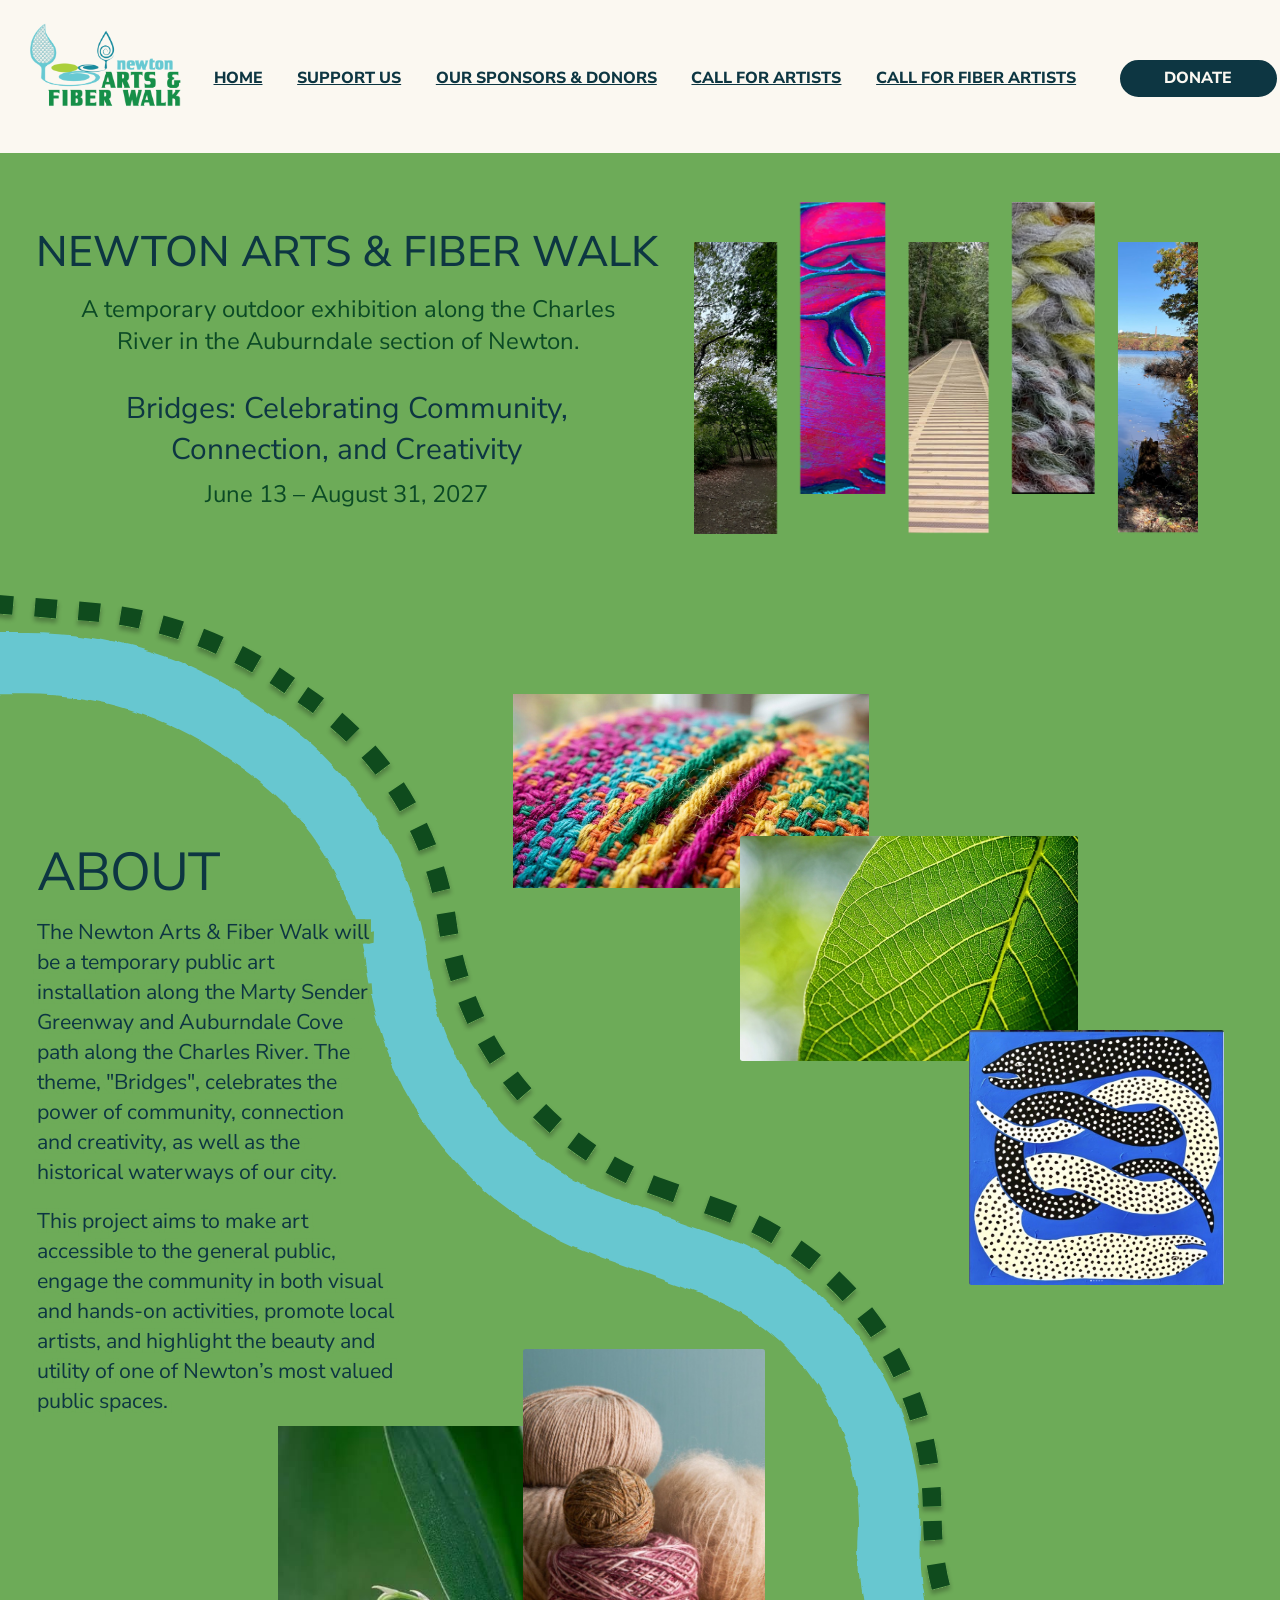
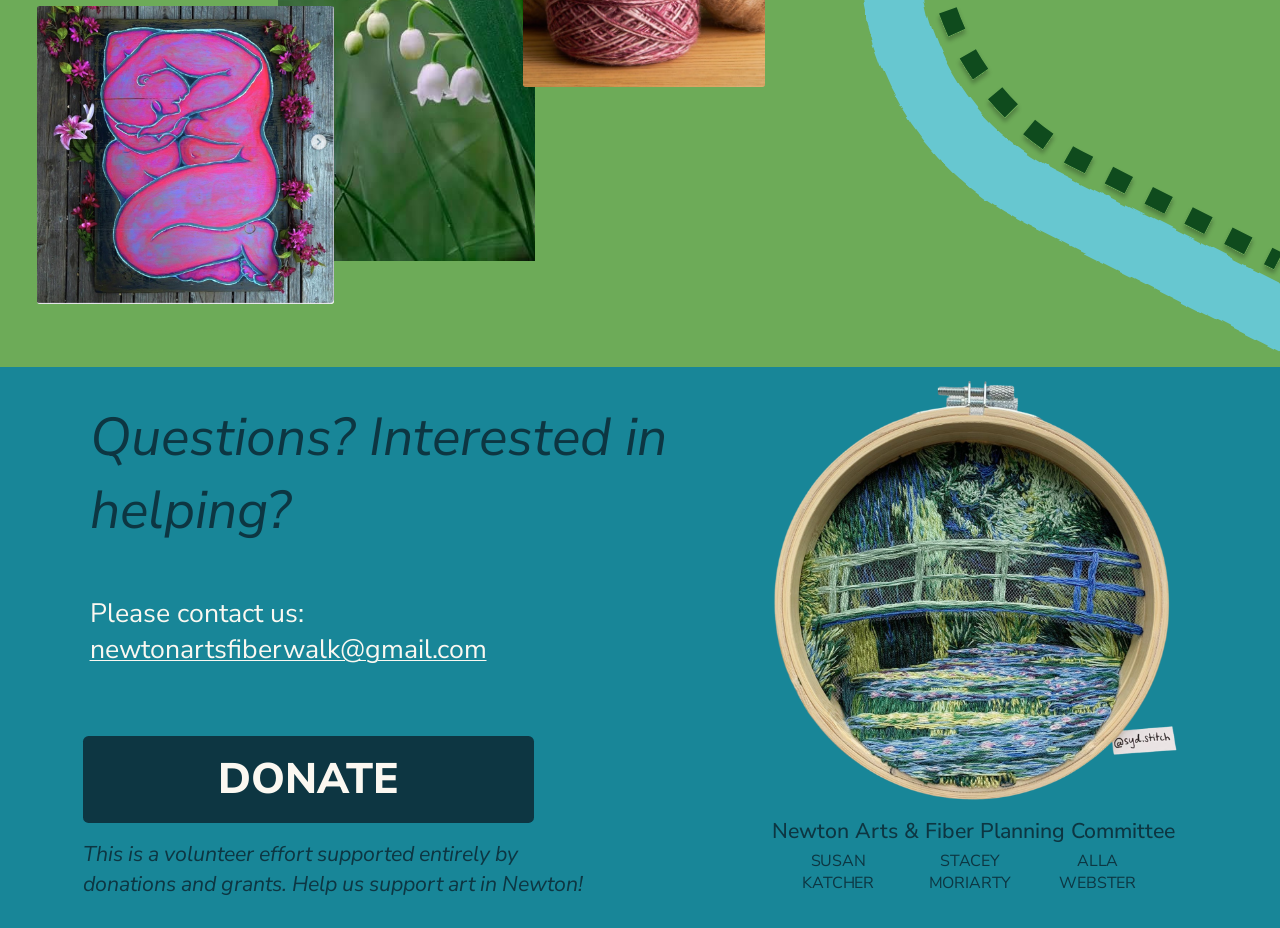
<file: index.html>
<!DOCTYPE html>
<html lang="en">
<head>
  <meta charset="utf-8">
  <meta name="viewport" content="width=device-width, initial-scale=1">
  <title>Bridges | Newton Arts &amp; Fiber Walk</title>
  <meta name="description" content="Bridges: a temporary outdoor art exhibition along the Charles River in the Auburndale section of Newton, June 13 – August 31, 2027.">
  <meta property="og:title" content="Bridges | Newton Arts &amp; Fiber Walk">
  <meta property="og:description" content="A temporary outdoor exhibition along the Charles River in the Auburndale section of Newton. June 13 – August 31, 2027.">
  <meta property="og:type" content="website">
  <meta name="theme-color" content="#fbf8f1">

  <link rel="preconnect" href="https://fonts.googleapis.com">
  <link rel="preconnect" href="https://fonts.gstatic.com" crossorigin>
  <link href="https://fonts.googleapis.com/css2?family=Nunito+Sans:ital,wght@0,400;0,500;0,800;1,400&display=swap" rel="stylesheet">
  <link rel="stylesheet" href="css/style.css?v=20261124b">
</head>
<body>
  <a class="skip-link" href="#main">Skip to content</a>

  <div class="page">
    <div class="canvas">

      <header class="site-header">
        <div class="header-band abs" aria-hidden="true"></div>
        <a class="logo abs" href="index.html" aria-label="Newton Arts and Fiber Walk, home">
          <img src="assets/img/logo.png" width="960" height="545" alt="Newton Arts and Fiber Walk">
        </a>

        <div class="header-right abs">
          <nav class="site-nav" id="site-nav" aria-label="Primary">
            <a href="#" aria-current="page" data-home>HOME</a>
            <a href="support-us.html">SUPPORT US</a>
            <a href="sponsors-donors.html">OUR SPONSORS &amp; DONORS</a>
            <a href="call-for-artists.html">CALL FOR ARTISTS</a>
            <a href="call-for-fiber-artists.html">CALL FOR FIBER ARTISTS</a>
          </nav>
          <a class="btn-pill" href="https://www.paypal.com/ncp/payment/EUKH9AJTEJMZL" target="_blank" rel="noopener">DONATE</a>
        </div>

        <button class="nav-toggle" type="button" aria-expanded="false" aria-controls="site-nav" aria-label="Menu">
          <svg class="icon-open" viewBox="0 0 20 20" fill="none" stroke="currentColor" stroke-width="2" stroke-linecap="round" aria-hidden="true"><path d="M2 5h16M2 10h16M2 15h16"/></svg>
          <svg class="icon-close" viewBox="0 0 20 20" fill="none" stroke="currentColor" stroke-width="2" stroke-linecap="round" aria-hidden="true"><path d="M4 4l12 12M16 4L4 16"/></svg>
        </button>
      </header>

      <main id="main" style="display: contents">
        <section class="hero" aria-labelledby="hero-title">
          <h1 class="title abs" id="hero-title">NEWTON ARTS &amp; FIBER WALK</h1>
          <p class="intro abs">A temporary outdoor exhibition along the Charles River in the Auburndale section of Newton.</p>
          <div class="tagline-group abs">
            <p class="tagline">Bridges: Celebrating Community, Connection, and Creativity</p>
            <p class="date">June 13 &ndash; August 31, 2027</p>
          </div>
          <img class="hero-slats abs" src="assets/img/hero-slats.png" width="1134" height="747" alt="Five photos of the Auburndale trails: a wooded path, a detail of a pink painting, a new boardwalk, chunky gray and green wool, and a view across the water" fetchpriority="high">
        </section>

        <section class="story" aria-label="About the exhibition">
          <div class="river-art abs" aria-hidden="true">
            <img class="river" src="assets/img/river.svg?v=20261124b" width="2164" height="1998" alt="">
            <img class="path" src="assets/img/path.svg?v=20261124b" width="2037" height="1935" alt="">
          </div>
          <img class="river-mobile" src="assets/img/river-mobile.svg" width="741" height="2130" alt="" aria-hidden="true">

          <h2 class="about abs">ABOUT</h2>
          <p class="copy copy--1 abs">The Newton Arts &amp; Fiber Walk will be a temporary public art installation along the Marty Sender Greenway and Auburndale Cove path along the Charles River. The theme, "Bridges", celebrates the power of community, connection and creativity, as well as the historical waterways of our city.</p>
          <p class="copy copy--2 abs">This project aims to make art accessible to the general public, engage the community in both visual and hands-on activities, promote local artists, and highlight the beauty and utility of one of Newton’s most valued public spaces.</p>

          <img class="art art--lily abs" src="assets/img/lily-bells.jpg" width="452" height="596" alt="Lily of the valley bells hanging among broad green leaves" loading="lazy">
          <img class="art art--yarn abs" src="assets/img/yarn.jpg" width="600" height="840" alt="Skeins of cream, tan and pink yarn" loading="lazy">
          <img class="art art--pink abs" src="assets/img/pink-figure.jpg" width="900" height="904" alt="Painting of a curled pink figure framed by flowers on a weathered wood table" loading="lazy">
          <img class="art art--stitch abs" src="assets/img/stitch-knit.jpg" width="1408" height="768" alt="Close-up of colorful knitted stitches in teal, pink, orange and yellow" loading="lazy">
          <img class="art art--leaves abs" src="assets/img/leaves.jpg" width="1100" height="733" alt="Close-up of a backlit green leaf showing its veins" loading="lazy">
          <img class="art art--snakes abs" src="assets/img/snakes.jpg" width="700" height="700" alt="Painting of a black and a white spotted eel intertwined on a blue background" loading="lazy">
        </section>
      </main>
    </div>

    <footer class="contact" aria-labelledby="contact-title">
      <h2 class="contact-title abs" id="contact-title">Questions? Interested in helping?</h2>
      <p class="contact-info abs">Please contact us:<br><a href="mailto:newtonartsfiberwalk@gmail.com">newtonartsfiberwalk@gmail.com</a></p>
      <p class="volunteer abs">This is a volunteer effort supported entirely by donations and grants. Help us support art in Newton!</p>
      <a class="btn-donate abs" href="https://www.paypal.com/ncp/payment/EUKH9AJTEJMZL" target="_blank" rel="noopener">DONATE</a>

      <img class="hoop abs" src="assets/img/hero-hoop.png" width="1199" height="1312" alt="Claude Monet's Japanese footbridge, stitched in embroidery inside a wooden hoop" loading="lazy">
      <div class="credits abs">
        <p class="committee">Newton Arts &amp; Fiber Planning Committee</p>
        <ul class="names">
          <li>SUSAN KATCHER</li>
          <li>STACEY MORIARTY</li>
          <li>ALLA WEBSTER</li>
        </ul>
      </div>
    </footer>
  </div>

  <script src="js/main.js?v=20261124b"></script>
</body>
</html>
</file>
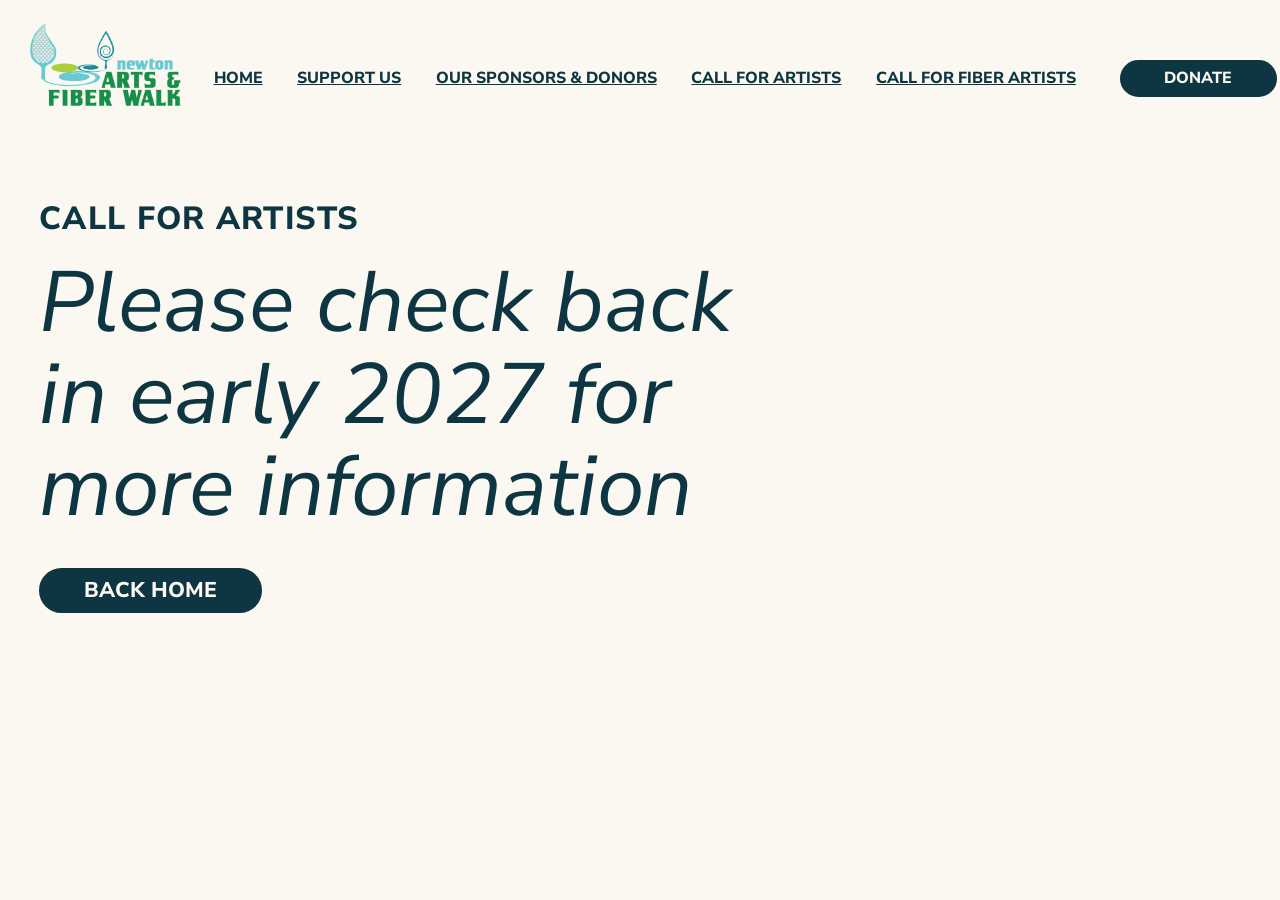
<file: call-for-artists.html>
<!DOCTYPE html>
<html lang="en">
<head>
  <meta charset="utf-8">
  <meta name="viewport" content="width=device-width, initial-scale=1">
  <title>Call for Artists | Newton Arts &amp; Fiber Walk</title>
  <meta name="description" content="This page of the Newton Arts &amp; Fiber Walk website is coming soon.">
  <meta name="robots" content="noindex">
  <meta name="theme-color" content="#fbf8f1">

  <link rel="preconnect" href="https://fonts.googleapis.com">
  <link rel="preconnect" href="https://fonts.gstatic.com" crossorigin>
  <link href="https://fonts.googleapis.com/css2?family=Nunito+Sans:ital,wght@0,400;0,500;0,800;1,400&display=swap" rel="stylesheet">
  <link rel="stylesheet" href="css/style.css?v=20261124b">
</head>
<body>
  <a class="skip-link" href="#main">Skip to content</a>

  <div class="page">
    <div class="canvas canvas--sub">

      <header class="site-header">
        <a class="logo abs" href="index.html" aria-label="Newton Arts and Fiber Walk, home">
          <img src="assets/img/logo.png" width="960" height="545" alt="Newton Arts and Fiber Walk">
        </a>

        <div class="header-right abs">
          <nav class="site-nav" id="site-nav" aria-label="Primary">
            <a href="index.html">HOME</a>
            <a href="support-us.html">SUPPORT US</a>
            <a href="sponsors-donors.html">OUR SPONSORS &amp; DONORS</a>
            <a href="call-for-artists.html" aria-current="page">CALL FOR ARTISTS</a>
            <a href="call-for-fiber-artists.html">CALL FOR FIBER ARTISTS</a>
          </nav>
          <a class="btn-pill" href="https://www.paypal.com/ncp/payment/EUKH9AJTEJMZL" target="_blank" rel="noopener">DONATE</a>
        </div>

        <button class="nav-toggle" type="button" aria-expanded="false" aria-controls="site-nav" aria-label="Menu">
          <svg class="icon-open" viewBox="0 0 20 20" fill="none" stroke="currentColor" stroke-width="2" stroke-linecap="round" aria-hidden="true"><path d="M2 5h16M2 10h16M2 15h16"/></svg>
          <svg class="icon-close" viewBox="0 0 20 20" fill="none" stroke="currentColor" stroke-width="2" stroke-linecap="round" aria-hidden="true"><path d="M4 4l12 12M16 4L4 16"/></svg>
        </button>
      </header>

      <main class="soon" id="main">
        <p class="soon-eyebrow">CALL FOR ARTISTS</p>
        <h1 class="soon-note">Please check back in early 2027 for more information</h1>
        <a class="btn-pill" href="index.html">BACK HOME</a>
      </main>
    </div>
  </div>

  <script src="js/main.js?v=20261124b"></script>
</body>
</html>
</file>
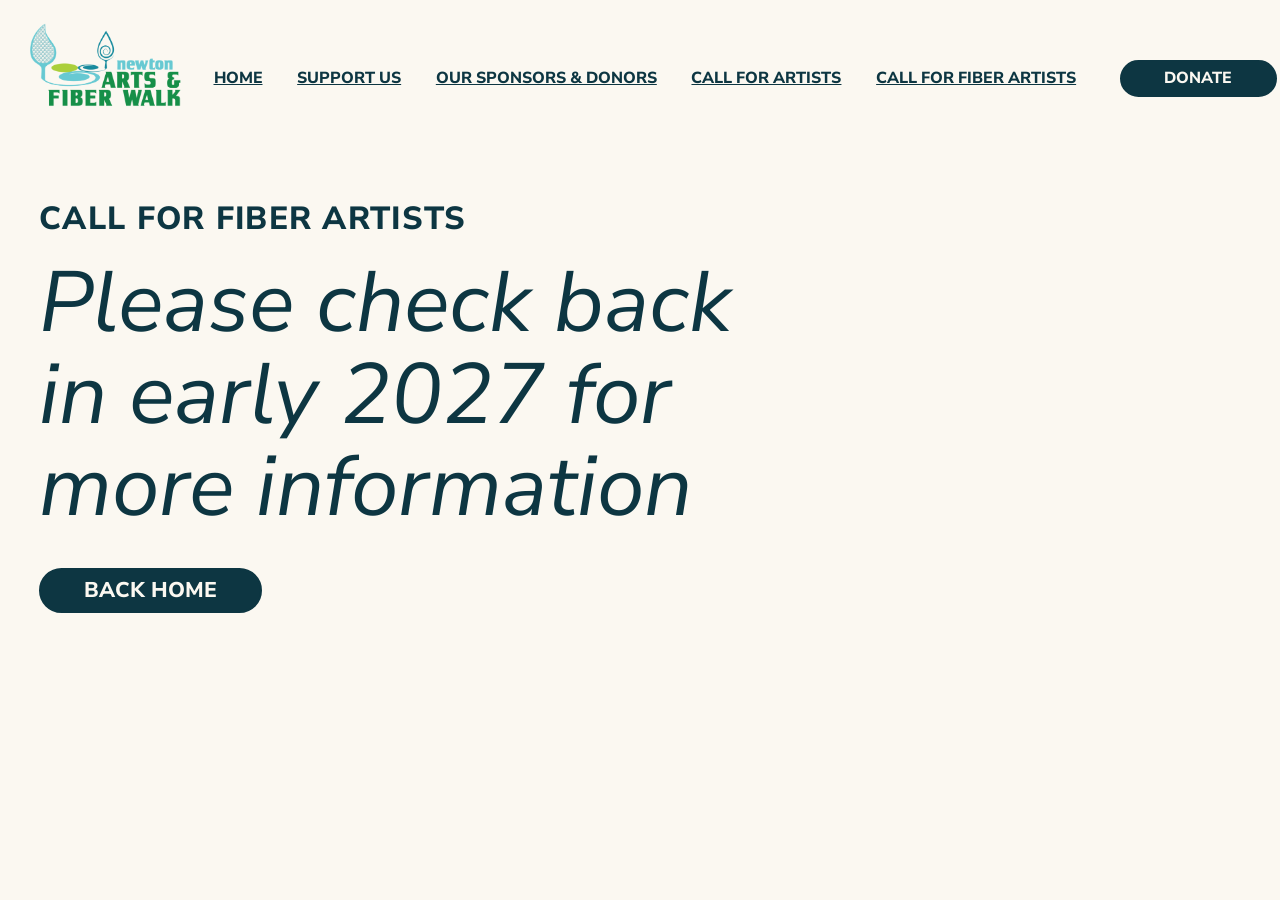
<file: call-for-fiber-artists.html>
<!DOCTYPE html>
<html lang="en">
<head>
  <meta charset="utf-8">
  <meta name="viewport" content="width=device-width, initial-scale=1">
  <title>Call for Fiber Artists | Newton Arts &amp; Fiber Walk</title>
  <meta name="description" content="This page of the Newton Arts &amp; Fiber Walk website is coming soon.">
  <meta name="robots" content="noindex">
  <meta name="theme-color" content="#fbf8f1">

  <link rel="preconnect" href="https://fonts.googleapis.com">
  <link rel="preconnect" href="https://fonts.gstatic.com" crossorigin>
  <link href="https://fonts.googleapis.com/css2?family=Nunito+Sans:ital,wght@0,400;0,500;0,800;1,400&display=swap" rel="stylesheet">
  <link rel="stylesheet" href="css/style.css?v=20261124b">
</head>
<body>
  <a class="skip-link" href="#main">Skip to content</a>

  <div class="page">
    <div class="canvas canvas--sub">

      <header class="site-header">
        <a class="logo abs" href="index.html" aria-label="Newton Arts and Fiber Walk, home">
          <img src="assets/img/logo.png" width="960" height="545" alt="Newton Arts and Fiber Walk">
        </a>

        <div class="header-right abs">
          <nav class="site-nav" id="site-nav" aria-label="Primary">
            <a href="index.html">HOME</a>
            <a href="support-us.html">SUPPORT US</a>
            <a href="sponsors-donors.html">OUR SPONSORS &amp; DONORS</a>
            <a href="call-for-artists.html">CALL FOR ARTISTS</a>
            <a href="call-for-fiber-artists.html" aria-current="page">CALL FOR FIBER ARTISTS</a>
          </nav>
          <a class="btn-pill" href="https://www.paypal.com/ncp/payment/EUKH9AJTEJMZL" target="_blank" rel="noopener">DONATE</a>
        </div>

        <button class="nav-toggle" type="button" aria-expanded="false" aria-controls="site-nav" aria-label="Menu">
          <svg class="icon-open" viewBox="0 0 20 20" fill="none" stroke="currentColor" stroke-width="2" stroke-linecap="round" aria-hidden="true"><path d="M2 5h16M2 10h16M2 15h16"/></svg>
          <svg class="icon-close" viewBox="0 0 20 20" fill="none" stroke="currentColor" stroke-width="2" stroke-linecap="round" aria-hidden="true"><path d="M4 4l12 12M16 4L4 16"/></svg>
        </button>
      </header>

      <main class="soon" id="main">
        <p class="soon-eyebrow">CALL FOR FIBER ARTISTS</p>
        <h1 class="soon-note">Please check back in early 2027 for more information</h1>
        <a class="btn-pill" href="index.html">BACK HOME</a>
      </main>
    </div>
  </div>

  <script src="js/main.js?v=20261124b"></script>
</body>
</html>
</file>
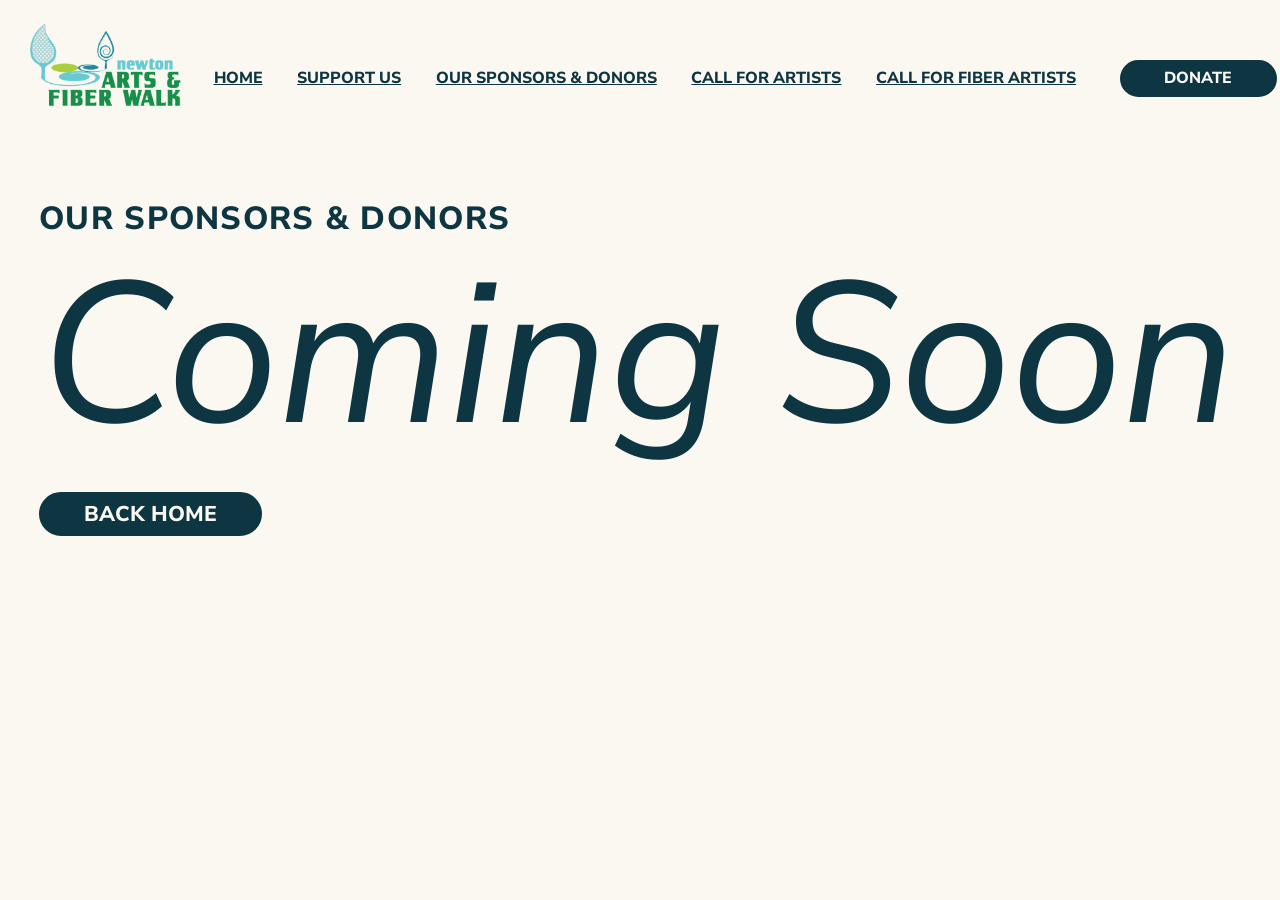
<file: sponsors-donors.html>
<!DOCTYPE html>
<html lang="en">
<head>
  <meta charset="utf-8">
  <meta name="viewport" content="width=device-width, initial-scale=1">
  <title>Our Sponsors &amp; Donors | Newton Arts &amp; Fiber Walk</title>
  <meta name="description" content="This page of the Newton Arts &amp; Fiber Walk website is coming soon.">
  <meta name="robots" content="noindex">
  <meta name="theme-color" content="#fbf8f1">

  <link rel="preconnect" href="https://fonts.googleapis.com">
  <link rel="preconnect" href="https://fonts.gstatic.com" crossorigin>
  <link href="https://fonts.googleapis.com/css2?family=Nunito+Sans:ital,wght@0,400;0,500;0,800;1,400&display=swap" rel="stylesheet">
  <link rel="stylesheet" href="css/style.css?v=20261124b">
</head>
<body>
  <a class="skip-link" href="#main">Skip to content</a>

  <div class="page">
    <div class="canvas canvas--sub">

      <header class="site-header">
        <a class="logo abs" href="index.html" aria-label="Newton Arts and Fiber Walk, home">
          <img src="assets/img/logo.png" width="960" height="545" alt="Newton Arts and Fiber Walk">
        </a>

        <div class="header-right abs">
          <nav class="site-nav" id="site-nav" aria-label="Primary">
            <a href="index.html">HOME</a>
            <a href="support-us.html">SUPPORT US</a>
            <a href="sponsors-donors.html" aria-current="page">OUR SPONSORS &amp; DONORS</a>
            <a href="call-for-artists.html">CALL FOR ARTISTS</a>
            <a href="call-for-fiber-artists.html">CALL FOR FIBER ARTISTS</a>
          </nav>
          <a class="btn-pill" href="https://www.paypal.com/ncp/payment/EUKH9AJTEJMZL" target="_blank" rel="noopener">DONATE</a>
        </div>

        <button class="nav-toggle" type="button" aria-expanded="false" aria-controls="site-nav" aria-label="Menu">
          <svg class="icon-open" viewBox="0 0 20 20" fill="none" stroke="currentColor" stroke-width="2" stroke-linecap="round" aria-hidden="true"><path d="M2 5h16M2 10h16M2 15h16"/></svg>
          <svg class="icon-close" viewBox="0 0 20 20" fill="none" stroke="currentColor" stroke-width="2" stroke-linecap="round" aria-hidden="true"><path d="M4 4l12 12M16 4L4 16"/></svg>
        </button>
      </header>

      <main class="soon" id="main">
        <p class="soon-eyebrow">OUR SPONSORS &amp; DONORS</p>
        <h1>Coming Soon</h1>
        <a class="btn-pill" href="index.html">BACK HOME</a>
      </main>
    </div>
  </div>

  <script src="js/main.js?v=20261124b"></script>
</body>
</html>
</file>
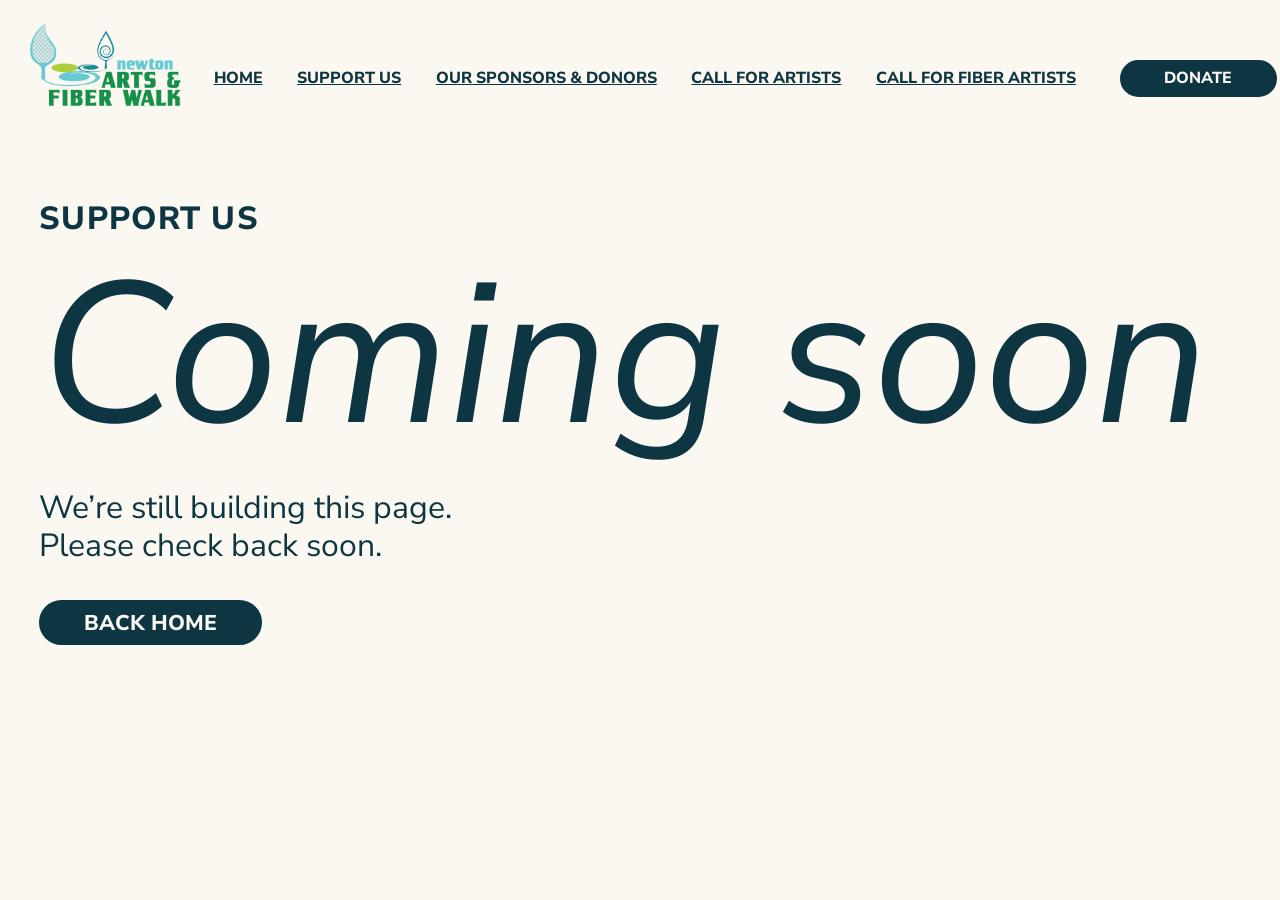
<file: support-us.html>
<!DOCTYPE html>
<html lang="en">
<head>
  <meta charset="utf-8">
  <meta name="viewport" content="width=device-width, initial-scale=1">
  <title>Support Us | Newton Arts &amp; Fiber Walk</title>
  <meta name="description" content="This page of the Newton Arts &amp; Fiber Walk website is coming soon.">
  <meta name="robots" content="noindex">
  <meta name="theme-color" content="#fbf8f1">

  <link rel="preconnect" href="https://fonts.googleapis.com">
  <link rel="preconnect" href="https://fonts.gstatic.com" crossorigin>
  <link href="https://fonts.googleapis.com/css2?family=Nunito+Sans:ital,wght@0,400;0,500;0,800;1,400&display=swap" rel="stylesheet">
  <link rel="stylesheet" href="css/style.css?v=20261124b">
</head>
<body>
  <a class="skip-link" href="#main">Skip to content</a>

  <div class="page">
    <div class="canvas canvas--sub">

      <header class="site-header">
        <a class="logo abs" href="index.html" aria-label="Newton Arts and Fiber Walk, home">
          <img src="assets/img/logo.png" width="960" height="545" alt="Newton Arts and Fiber Walk">
        </a>

        <div class="header-right abs">
          <nav class="site-nav" id="site-nav" aria-label="Primary">
            <a href="index.html">HOME</a>
            <a href="support-us.html" aria-current="page">SUPPORT US</a>
            <a href="sponsors-donors.html">OUR SPONSORS &amp; DONORS</a>
            <a href="call-for-artists.html">CALL FOR ARTISTS</a>
            <a href="call-for-fiber-artists.html">CALL FOR FIBER ARTISTS</a>
          </nav>
          <a class="btn-pill" href="https://www.paypal.com/ncp/payment/EUKH9AJTEJMZL" target="_blank" rel="noopener">DONATE</a>
        </div>

        <button class="nav-toggle" type="button" aria-expanded="false" aria-controls="site-nav" aria-label="Menu">
          <svg class="icon-open" viewBox="0 0 20 20" fill="none" stroke="currentColor" stroke-width="2" stroke-linecap="round" aria-hidden="true"><path d="M2 5h16M2 10h16M2 15h16"/></svg>
          <svg class="icon-close" viewBox="0 0 20 20" fill="none" stroke="currentColor" stroke-width="2" stroke-linecap="round" aria-hidden="true"><path d="M4 4l12 12M16 4L4 16"/></svg>
        </button>
      </header>

      <main class="soon" id="main">
        <p class="soon-eyebrow">SUPPORT US</p>
        <h1>Coming soon</h1>
        <p>We&rsquo;re still building this page. Please check back soon.</p>
        <a class="btn-pill" href="index.html">BACK HOME</a>
      </main>
    </div>
  </div>

  <script src="js/main.js?v=20261124b"></script>
</body>
</html>
</file>
<file: css/style.css>
/* Newton Arts & Fiber Walk
   Desktop is built from the 1920px Figma frame. Every position and size is
   written in design pixels multiplied by --u (= 1/1920 of the page width), so
   the layout scales fluidly. Below 860px it switches to a stacked mobile layout. */

/* Avenir is licensed, so it is used where the visitor's device already has it
   (Apple devices). Everyone else gets Nunito Sans from Google Fonts. */
@font-face {
  font-family: "Avenir UI";
  src: local("Avenir-Roman"), local("Avenir Roman"), local("Avenir");
  font-weight: 400;
  font-style: normal;
}
@font-face {
  font-family: "Avenir UI";
  src: local("Avenir-Medium"), local("Avenir Medium");
  font-weight: 500;
  font-style: normal;
}
@font-face {
  font-family: "Avenir UI";
  src: local("Avenir-Heavy"), local("Avenir Heavy");
  font-weight: 800;
  font-style: normal;
}
@font-face {
  font-family: "Avenir UI";
  src: local("Avenir-Oblique"), local("Avenir Oblique");
  font-weight: 400;
  font-style: italic;
}

:root {
  --cream: #fbf8f1;
  --navy: #0d3642;
  --grass: #6dab58;
  --teal: #188698;
  --forest: #0b4a25;
  --leaf: #0f4b1d;

  --font-ui: "Avenir UI", "Nunito Sans", "Avenir Next", "Helvetica Neue", Arial, sans-serif;
}

*,
*::before,
*::after {
  box-sizing: border-box;
}

html {
  -webkit-text-size-adjust: 100%;
}

body {
  margin: 0;
  background: var(--cream);
  color: var(--navy);
  font-family: var(--font-ui);
  -webkit-font-smoothing: antialiased;
}

img {
  display: block;
  max-width: none;
}

p,
h1,
h2,
ul {
  margin: 0;
  padding: 0;
}

ul {
  list-style: none;
}

a {
  color: inherit;
}

:focus-visible {
  outline: 3px solid var(--leaf);
  outline-offset: 3px;
}

.skip-link {
  position: absolute;
  left: 8px;
  top: -80px;
  z-index: 100;
  padding: 8px 16px;
  background: var(--navy);
  color: var(--cream);
  font-family: var(--font-ui);
  font-weight: 800;
  font-size: 18px;
  border-radius: 999px;
}
.skip-link:focus {
  top: 8px;
}

/* ---------- Scaling frame ---------- */

.page {
  container-type: inline-size;
  overflow-x: clip;
}

.canvas,
.contact {
  --u: calc(100cqw / 1920);
  position: relative;
}

.canvas {
  height: calc(2949.78 * var(--u));
  overflow: hidden;
  background: var(--grass);
}
.canvas--sub {
  background: var(--cream);
}

.abs {
  position: absolute;
}

/* Sections only group things semantically on desktop */
.site-header,
.hero,
.story {
  display: contents;
}

/* ---------- Header ---------- */

.header-band {
  left: 0;
  top: 0;
  width: 100%;
  height: calc(229.49 * var(--u));
  background: var(--cream);
}

.logo {
  left: calc(39.36 * var(--u));
  top: calc(29.76 * var(--u));
  width: calc(240.47 * var(--u));
  z-index: 5;
}
.logo img {
  width: 100%;
  height: auto;
}

.header-right {
  left: calc(255 * var(--u));
  top: calc(90 * var(--u));
  z-index: 5;
  display: flex;
  align-items: center;
  font-family: var(--font-ui);
  font-weight: 800;
  font-size: calc(24 * var(--u));
  line-height: normal;
  white-space: nowrap;
}

.site-nav {
  display: flex;
  align-items: center;
  gap: calc(52 * var(--u));
  padding: calc(8.16 * var(--u)) calc(65.25 * var(--u));
}

.site-nav a {
  color: var(--navy);
  text-decoration: underline;
  text-underline-position: from-font;
  text-decoration-thickness: from-font;
  transition: color 0.2s ease, text-underline-offset 0.2s ease;
}
.site-nav a:hover {
  color: var(--leaf);
  text-underline-offset: 0.14em;
}
.site-nav a[aria-current="page"] {
  cursor: default;
}

.btn-pill {
  display: inline-flex;
  align-items: center;
  padding: calc(8 * var(--u)) calc(64 * var(--u));
  border: 2px solid var(--navy);
  border-radius: 999px;
  background: var(--navy);
  color: var(--cream);
  font-family: var(--font-ui);
  font-weight: 800;
  font-size: calc(24 * var(--u));
  line-height: normal;
  text-decoration: none;
  white-space: nowrap;
  transition: background-color 0.2s ease, color 0.2s ease, transform 0.15s ease;
}
.btn-pill:hover {
  background: var(--cream);
  color: var(--navy);
}
.btn-pill:active {
  transform: translateY(1px);
}

.nav-toggle {
  display: none;
}

/* ---------- Hero ---------- */

.title,
.intro,
.tagline,
.date {
  text-align: center;
  line-height: normal;
}

.title {
  left: calc(39.36 * var(--u));
  top: calc(334.51 * var(--u));
  width: calc(961.23 * var(--u));
  font-weight: 500;
  font-size: calc(64 * var(--u));
}

.intro {
  left: calc(109 * var(--u));
  top: calc(438.97 * var(--u));
  width: calc(827.01 * var(--u));
  color: var(--forest);
  font-size: calc(35.85 * var(--u));
}

.tagline-group {
  left: calc(192.79 * var(--u));
  top: calc(581.4 * var(--u));
  width: calc(654.37 * var(--u));
  display: flex;
  flex-direction: column;
  align-items: center;
  gap: calc(12.32 * var(--u));
}
.tagline {
  flex: none;
  width: calc(867.07 * var(--u));
  font-size: calc(44.81 * var(--u));
}
.date {
  width: 100%;
  color: var(--forest);
  font-size: calc(35.85 * var(--u));
}

.hero-slats {
  left: calc(1041.02 * var(--u));
  top: calc(302.45 * var(--u));
  width: calc(755.91 * var(--u));
  height: calc(497.92 * var(--u));
}

/* ---------- Story ---------- */

.river-art {
  left: calc(-181.44 * var(--u));
  top: calc(886.03 * var(--u));
  width: calc(2164.1 * var(--u));
  height: calc(2060 * var(--u));
  pointer-events: none;
}
.river-art img {
  position: absolute;
  height: auto;
}
.river-art .river {
  left: 0;
  top: calc(58.04 * var(--u));
  width: calc(2164.02 * var(--u));
}
.river-art .path {
  left: calc(111.64 * var(--u));
  top: 0;
  width: calc(2000.99 * var(--u));
  height: calc(1930.86 * var(--u));
}

/* Single combined river + path drawing, only used on mobile (see media query) */
.river-mobile {
  display: none;
}

.about {
  left: calc(55.95 * var(--u));
  top: calc(1253.42 * var(--u));
  font-weight: 400;
  font-size: calc(80 * var(--u));
  letter-spacing: calc(-1.6 * var(--u));
  line-height: normal;
  white-space: nowrap;
}

.copy {
  left: calc(55.95 * var(--u));
  width: calc(536.22 * var(--u));
  font-size: calc(32 * var(--u));
  line-height: normal;
  /* Figma: 7px outside stroke in the page green. CSS strokes are centered, so
     double it and paint the fill on top to leave 7px showing outside. */
  -webkit-text-stroke: calc(14 * var(--u)) var(--grass);
  paint-order: stroke fill;
  stroke-linejoin: round;
}
.copy--1 {
  top: calc(1375.83 * var(--u));
  width: calc(513.59 * var(--u));
}
.copy--2 {
  top: calc(1808.77 * var(--u));
}

/* DOM order below is the stacking order (back to front) */
.art {
  border-radius: calc(4 * var(--u));
  object-fit: cover;
}
.art--stitch {
  left: calc(769.88 * var(--u));
  top: calc(1041.7 * var(--u));
  width: calc(532.89 * var(--u));
  height: calc(290.67 * var(--u));
  border-radius: 0;
}
.art--yarn {
  left: calc(784.8 * var(--u));
  top: calc(2023.39 * var(--u));
  width: calc(362.26 * var(--u));
  height: calc(507.16 * var(--u));
}
.art--lily {
  left: calc(416.35 * var(--u));
  top: calc(2139.39 * var(--u));
  width: calc(386.27 * var(--u));
  height: calc(652.01 * var(--u));
  border-radius: 0;
  object-position: 16.6% 50%;
}
.art--pink {
  left: calc(55.95 * var(--u));
  top: calc(2408.47 * var(--u));
  width: calc(445.12 * var(--u));
  height: calc(447.07 * var(--u));
}
.art--leaves {
  left: calc(1110.1 * var(--u));
  top: calc(1253.42 * var(--u));
  width: calc(506.31 * var(--u));
  height: calc(337.41 * var(--u));
}
.art--snakes {
  left: calc(1452.95 * var(--u));
  top: calc(1544.37 * var(--u));
  width: calc(382.49 * var(--u));
  height: calc(382.9 * var(--u));
}

/* ---------- Contact ---------- */

.contact {
  height: calc(842.83 * var(--u));
  background: var(--teal);
}

.contact-title {
  left: calc(134.29 * var(--u));
  top: calc(51.15 * var(--u));
  width: calc(950.39 * var(--u));
  color: var(--navy);
  font-style: italic;
  font-weight: 400;
  font-size: calc(80 * var(--u));
  line-height: normal;
}

.contact-info {
  left: calc(134.29 * var(--u));
  top: calc(343.36 * var(--u));
  width: calc(854.02 * var(--u));
  color: var(--cream);
  font-size: calc(40 * var(--u));
  line-height: normal;
}
.contact-info a {
  text-decoration: underline;
  text-underline-position: from-font;
  text-decoration-thickness: from-font;
  transition: text-underline-offset 0.2s ease;
}
.contact-info a:hover,
.contact-info a:focus-visible {
  text-underline-offset: 0.14em;
}

.volunteer {
  left: calc(124.34 * var(--u));
  top: calc(708.07 * var(--u));
  width: calc(776.26 * var(--u));
  color: var(--navy);
  font-style: italic;
  font-size: calc(32 * var(--u));
  line-height: normal;
}

.btn-donate {
  left: calc(124.34 * var(--u));
  top: calc(553.7 * var(--u));
  width: calc(675.94 * var(--u));
  height: calc(131.05 * var(--u));
  display: flex;
  align-items: center;
  justify-content: center;
  border-radius: calc(8.36 * var(--u));
  background: var(--navy);
  color: var(--cream);
  font-weight: 800;
  font-size: calc(64 * var(--u));
  line-height: normal;
  text-decoration: none;
  transition: background-color 0.2s ease, color 0.2s ease, transform 0.15s ease;
}
.btn-donate:hover {
  background: var(--cream);
  color: var(--navy);
}
.btn-donate:active {
  transform: translateY(2px);
}

.hoop {
  left: calc(1138.62 * var(--u));
  top: 0;
  width: calc(647.09 * var(--u));
  height: calc(708.07 * var(--u));
  object-fit: cover;
}

.credits {
  left: calc(1158.67 * var(--u));
  top: calc(674.07 * var(--u));
  color: var(--navy);
}
.committee {
  font-weight: 500;
  font-size: calc(32 * var(--u));
  line-height: normal;
  white-space: nowrap;
}
.names {
  display: flex;
  align-items: center;
  gap: calc(32.87 * var(--u));
  width: calc(567 * var(--u));
  height: calc(78 * var(--u));
  margin-left: calc(20 * var(--u));
  font-weight: 400;
  font-size: calc(24 * var(--u));
  letter-spacing: calc(-0.24 * var(--u));
  line-height: normal;
  text-align: center;
}
.names li:nth-child(1) {
  width: calc(157.22 * var(--u));
}
.names li:nth-child(2) {
  width: calc(172.33 * var(--u));
}
.names li:nth-child(3) {
  width: calc(145.03 * var(--u));
}

/* ---------- "Coming soon" pages ---------- */

.canvas--sub {
  height: auto;
  min-height: 100vh;
  padding-bottom: calc(220 * var(--u));
}
.soon {
  padding: calc(300 * var(--u)) calc(58.8 * var(--u)) 0;
  display: flex;
  flex-direction: column;
  align-items: flex-start;
  gap: calc(28 * var(--u));
}
.soon-eyebrow {
  font-family: var(--font-ui);
  font-weight: 800;
  font-size: calc(36 * var(--u));
  line-height: normal;
  letter-spacing: 0.04em;
}
.soon h1 {
  font-style: italic;
  font-weight: 400;
  font-size: calc(300 * var(--u));
  line-height: 1;
}
.soon h1.soon-note {
  max-width: calc(1500 * var(--u));
  font-size: calc(128 * var(--u));
  line-height: 1.08;
  text-wrap: balance;
}
.soon p {
  max-width: calc(1000 * var(--u));
  font-size: calc(48 * var(--u));
  line-height: 1.2;
  text-wrap: balance;
}
.soon h1 + p {
  margin-top: calc(20 * var(--u));
}
.soon .btn-pill {
  position: static;
  margin-top: calc(24 * var(--u));
  font-size: calc(32 * var(--u));
}

/* ---------- Mobile / small tablet ---------- */

@media (max-width: 860px) {
  .abs {
    position: static;
  }

  .canvas {
    --u: 1px;
    height: auto;
    overflow: visible;
  }
  .contact {
    --u: 1px;
    height: auto;
  }

  /* Header */
  .site-header {
    position: relative;
    z-index: 10;
    display: flex;
    align-items: center;
    gap: 12px;
    padding: 14px 20px;
    background: var(--cream);
  }
  .header-band {
    display: none;
  }
  .logo {
    width: 112px;
    margin-right: auto;
  }
  .header-right {
    display: contents;
  }
  .btn-pill {
    padding: 6px 20px;
    border-width: 2px;
    font-size: 20px;
  }
  .nav-toggle {
    display: inline-flex;
    align-items: center;
    justify-content: center;
    width: 44px;
    height: 44px;
    padding: 0;
    border: 2px solid var(--navy);
    border-radius: 50%;
    background: transparent;
    color: var(--navy);
    cursor: pointer;
    transition: background-color 0.2s ease, color 0.2s ease;
  }
  .nav-toggle:hover {
    background: var(--navy);
    color: var(--cream);
  }
  .nav-toggle svg {
    width: 20px;
    height: 20px;
  }
  .nav-toggle .icon-close {
    display: none;
  }
  .nav-toggle[aria-expanded="true"] .icon-open {
    display: none;
  }
  .nav-toggle[aria-expanded="true"] .icon-close {
    display: block;
  }

  .site-nav {
    position: absolute;
    left: 0;
    right: 0;
    top: 100%;
    display: none;
    flex-direction: column;
    align-items: flex-start;
    gap: 0;
    padding: 8px 20px 20px;
    background: var(--cream);
    border-bottom: 2px solid var(--navy);
    font-family: var(--font-ui);
    font-weight: 800;
    font-size: 24px;
  }
  .site-nav.is-open {
    display: flex;
  }
  .site-nav a {
    padding: 8px 0;
  }

  /* Hero */
  .hero {
    display: flex;
    flex-direction: column;
    padding: 20px 20px 40px;
    text-align: center;
  }
  .title {
    order: 1;
    width: auto;
    font-size: clamp(30px, 9vw, 64px);
    line-height: 1.2;
    text-wrap: balance;
  }
  .intro {
    order: 2;
    width: auto;
    max-width: 20.4em;
    margin: 18px auto 0;
    font-size: clamp(16px, 4.1vw, 28px);
    line-height: 1.58;
  }
  .tagline-group {
    order: 3;
    display: block;
    width: auto;
    margin-top: 18px;
  }
  .tagline {
    width: auto;
    font-size: clamp(22px, 5.8vw, 38px);
    line-height: 1.2;
    text-wrap: balance;
  }
  .date {
    width: auto;
    margin-top: 8px;
    font-size: clamp(18px, 4.8vw, 26px);
  }
  .hero-slats {
    order: 5;
    width: 100%;
    max-width: 520px;
    height: auto;
    aspect-ratio: 755.91 / 497.92;
    margin: 28px auto 0;
  }

  /* Story: photos overlap through negative margins that cancel the flex gap */
  .story {
    --gap: 24px;
    --k: calc(min(100cqw, 600px) / 390);
    position: relative;
    display: flex;
    flex-direction: column;
    gap: var(--gap);
    padding: 0 20px 80px;
    overflow: hidden;
  }
  .river-art {
    display: none;
  }
  .story > *:not(.river-mobile) {
    position: relative;
    inset: auto;
    z-index: 1;
  }
  .story > .river-mobile {
    --s: var(--k);
    display: block;
    position: absolute;
    z-index: 0;
    left: calc(-71.65 * var(--s));
    top: calc(63 * var(--s));
    width: calc(741.2 * var(--s));
    height: calc(2129.64 * var(--s));
    pointer-events: none;
  }

  .about {
    order: 1;
    font-size: clamp(36px, 10.26vw, 64px);
    letter-spacing: -0.024em;
    line-height: 1.2;
  }
  .copy {
    -webkit-text-stroke-width: 8px;
    width: auto;
    font-size: clamp(20px, 5.13vw, 30px);
    line-height: 1.35;
    text-align: left;
  }
  .copy--1 {
    order: 2;
  }
  .copy--2 {
    order: 6;
    font-size: clamp(22.62px, 5.8vw, 30px);
  }
  .art {
    height: auto;
    border-radius: 4px;
  }
  .art--stitch {
    border-radius: 0;
    order: 3;
    align-self: flex-start;
    width: calc(200 * var(--k));
    aspect-ratio: 200 / 196.9;
    margin-bottom: calc(-41 * var(--k) - var(--gap));
  }
  .art--leaves {
    order: 4;
    align-self: flex-end;
    width: calc(204.55 * var(--k));
    aspect-ratio: 1280 / 853;
    margin-bottom: calc(-41 * var(--k) - var(--gap));
  }
  .art--snakes {
    order: 5;
    align-self: flex-start;
    width: calc(196 * var(--k));
    aspect-ratio: 1;
  }
  .story > .art--yarn {
    z-index: 0;
    order: 7;
    align-self: flex-end;
    width: calc(168 * var(--k));
    aspect-ratio: 600 / 840;
    margin-bottom: calc(-40 * var(--k) - var(--gap));
  }
  .art--lily {
    order: 8;
    align-self: flex-start;
    width: calc(190 * var(--k));
    margin-left: calc(40 * var(--k));
    aspect-ratio: 385 / 651;
    border-radius: 0;
    margin-bottom: calc(-48 * var(--k) - var(--gap));
  }
  .art--pink {
    order: 9;
    align-self: flex-start;
    width: calc(238 * var(--k));
    aspect-ratio: 1;
  }

  /* Contact */
  .contact {
    display: flex;
    flex-direction: column;
    padding: 56px 20px 64px;
  }
  .contact-title {
    order: 0;
    width: auto;
    font-size: clamp(40px, 12.5vw, 80px);
    line-height: 1.02;
  }
  .contact-info {
    order: 1;
    width: auto;
    margin-top: 32px;
    font-size: clamp(22px, 5.8vw, 30px);
    line-height: 1.35;
  }
  .volunteer {
    order: 2;
    width: auto;
    margin-top: 24px;
    font-size: clamp(22px, 5.8vw, 32px);
    line-height: 1.15;
  }
  .btn-donate {
    order: 3;
    width: 100%;
    height: auto;
    margin-top: 32px;
    padding: 18px 0 18px;
    border-radius: 12px;
    font-size: clamp(48px, 15vw, 96px);
    line-height: 1;
  }
  .hoop {
    order: 4;
    width: min(100%, 360px);
    height: auto;
    aspect-ratio: 647.09 / 708.07;
    margin: 40px auto 0;
  }
  .credits {
    order: 5;
    width: auto;
    margin-top: 16px;
    text-align: center;
  }
  .committee {
    font-size: clamp(22px, 6vw, 32px);
    white-space: normal;
  }
  .names {
    justify-content: center;
    width: auto;
    height: auto;
    margin-left: 0;
    gap: 16px;
    margin-top: 10px;
    font-size: clamp(18px, 5.2vw, 24px);
    letter-spacing: -0.01em;
  }
  .names li:nth-child(n) {
    width: auto;
    flex: 0 1 106px;
    min-width: 0;
  }

  /* Coming soon */
  .canvas--sub {
    padding-bottom: 80px;
  }
  .soon {
    padding: 56px 20px 0;
    gap: 16px;
  }
  .soon-eyebrow {
    font-size: 20px;
  }
  .soon h1 {
    font-size: clamp(84px, 26vw, 200px);
  }
  .soon h1.soon-note {
    font-size: clamp(40px, 11.4vw, 88px);
    line-height: 1.1;
  }
  .soon p {
    max-width: 24ch;
    font-size: clamp(22px, 5.8vw, 30px);
  }
  .soon .btn-pill {
    margin-top: 12px;
    font-size: 20px;
  }
}

@media (prefers-reduced-motion: reduce) {
  * {
    transition: none !important;
  }
}
</file>
